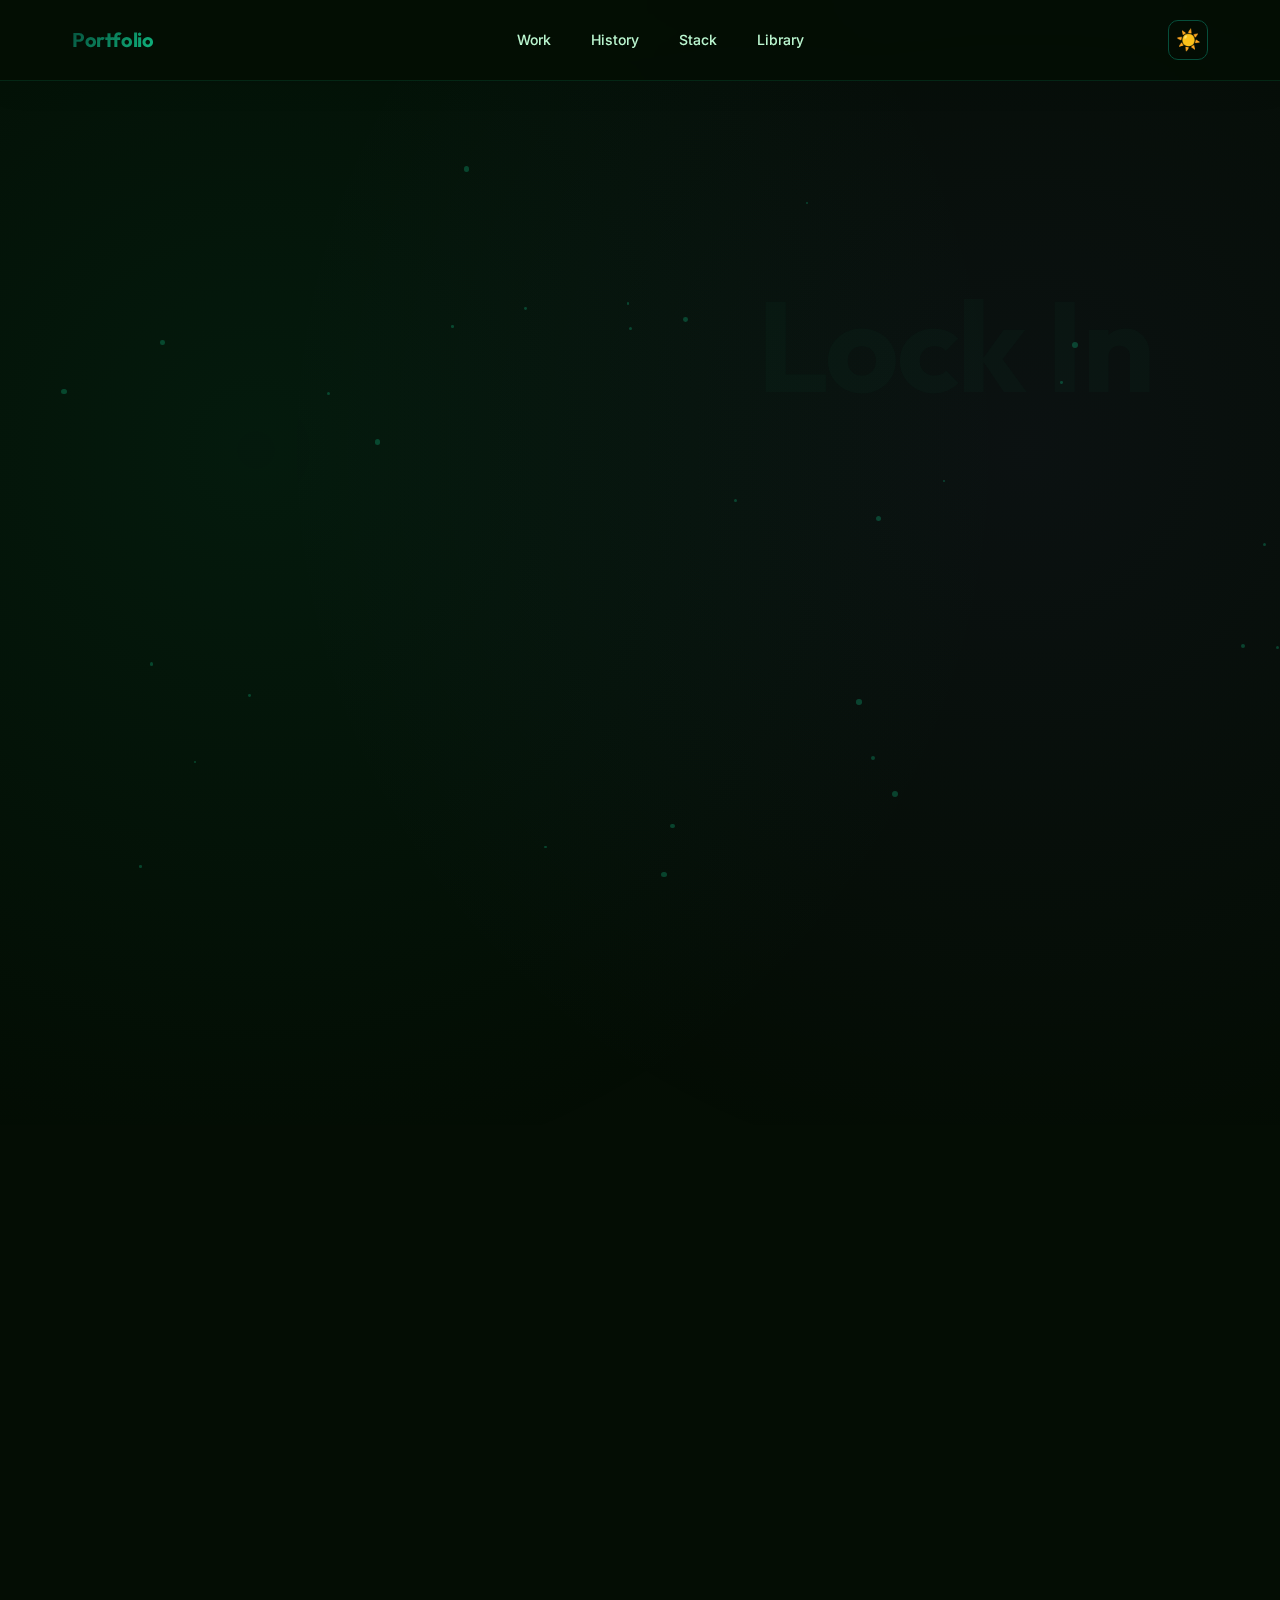
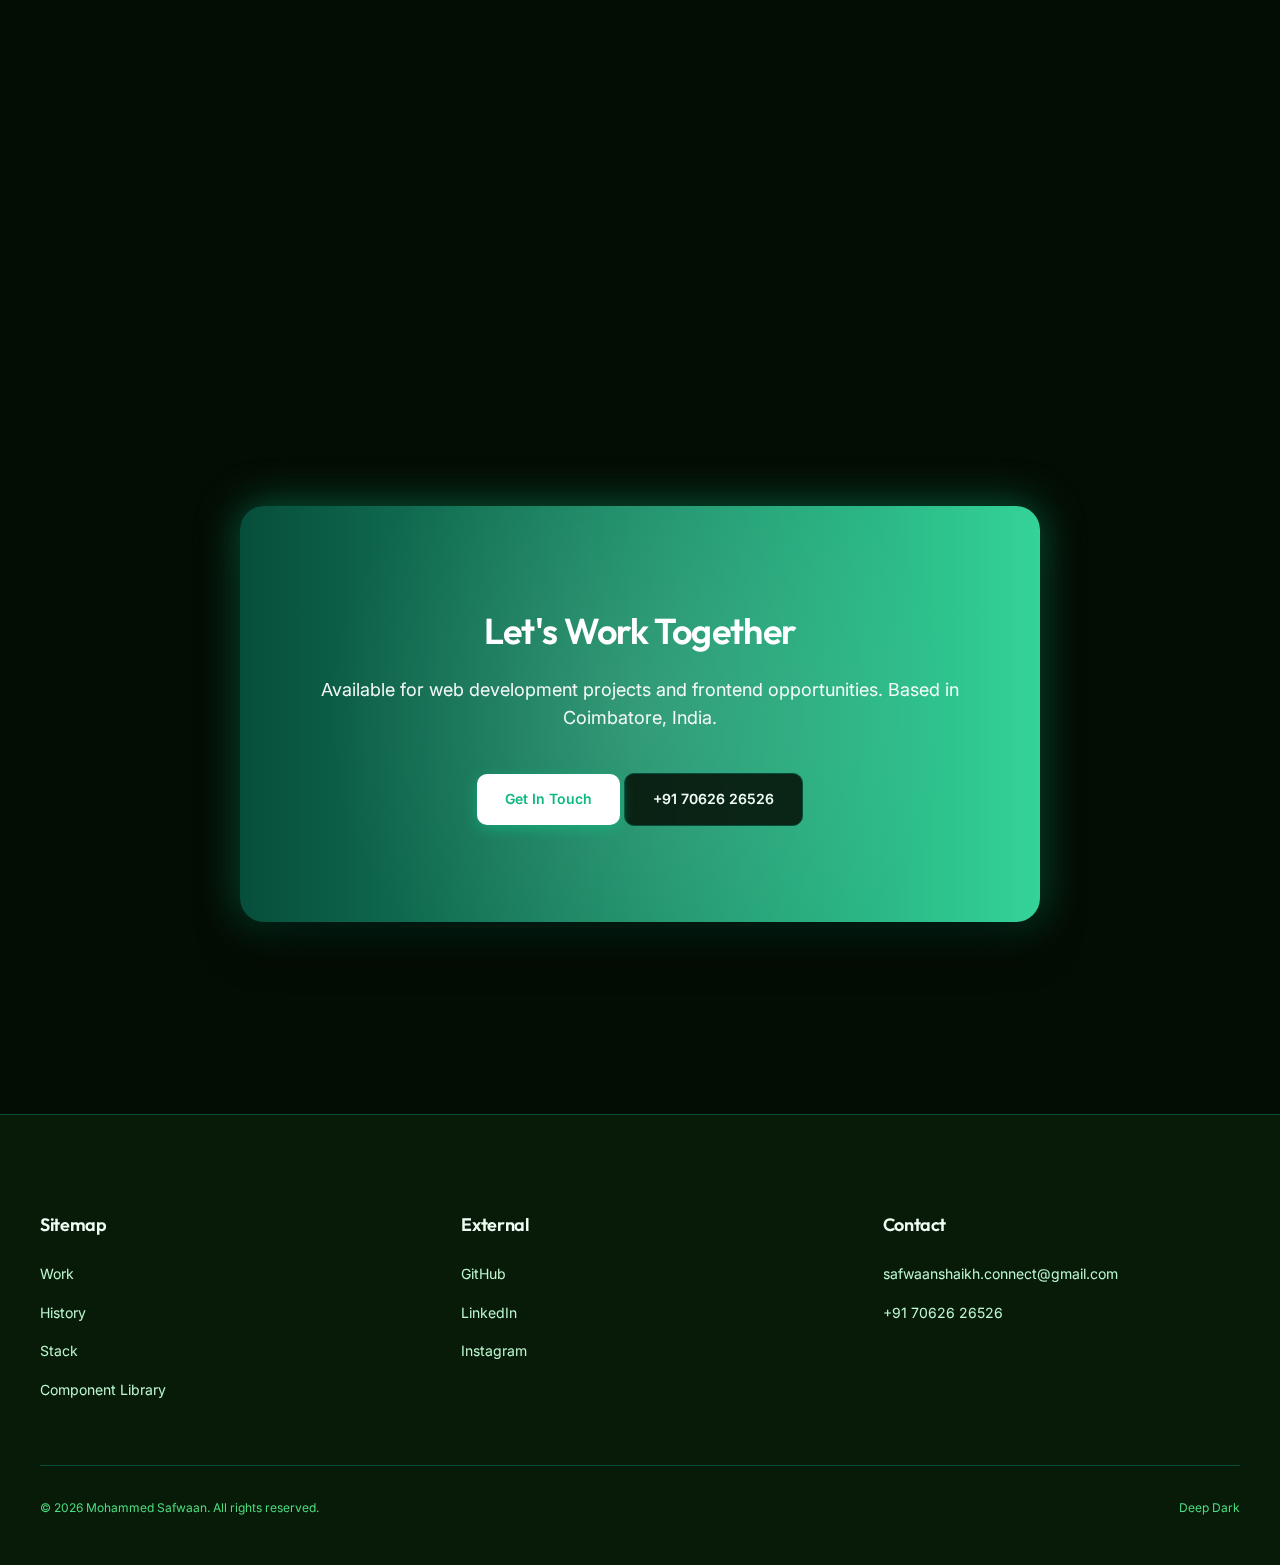
<file: index.html>
<!DOCTYPE html>
<html lang="en" data-theme="dark">

<head>
    <meta charset="UTF-8">
    <meta name="viewport" content="width=device-width, initial-scale=1.0">
    <title>Portfolio - Web Developer</title>
    <link rel="preconnect" href="https://fonts.googleapis.com">
    <link rel="preconnect" href="https://fonts.gstatic.com" crossorigin>
    <link
        href="https://fonts.googleapis.com/css2?family=Inter:wght@400;500;600&family=Outfit:wght@400;600;700&display=swap"
        rel="stylesheet">
    <link rel="stylesheet" href="./styles/main.css">
</head>

<body>
    <!-- Animated Background Decoration -->
    <div class="bg-glow"></div>

    <!-- Navigation -->
    <nav>
        <div class="nav-container">
            <a href="#" class="logo">Portfolio</a>
            <ul class="nav-links">
                <li><a href="#projects">Work</a></li>
                <li><a href="#experience">History</a></li>
                <li><a href="#skills">Stack</a></li>
                <li><a href="Component/component.html">Library</a></li>
            </ul>
            <div class="nav-actions">
                <button class="btn-theme" id="theme-toggle" aria-label="Toggle theme">🌙</button>
            </div>
        </div>
    </nav>

    <!-- Hero Section - Personal Brand -->
    <section class="hero-personal">
        <div class="hero-background-art">
            <div class="background-text">Lock In</div>
        </div>
        <div class="hero-personal-container">
            <div class="profile-section">
                <div class="profile-image-wrapper">
                    <img src="profile-image.jpeg" alt="Shrid Mishra - Design Engineer" class="profile-image">
                </div>
                <div class="profile-info">
                    <h1 class="profile-name">Mohammed Safwaan</h1>
                    <p class="profile-title">Aspiring Web Developer & Frontend Specialist</p>
                    <div class="social-links">
                        <a href="https://www.linkedin.com/in/mohammed-safwaan-141042363" target="_blank" rel="noopener"
                            class="social-icon" aria-label="LinkedIn">
                            <svg width="24" height="24" viewBox="0 0 24 24" fill="currentColor">
                                <path
                                    d="M20.447 20.452h-3.554v-5.569c0-1.328-.027-3.037-1.852-3.037-1.853 0-2.136 1.445-2.136 2.939v5.667H9.351V9h3.414v1.561h.046c.477-.9 1.637-1.85 3.37-1.85 3.601 0 4.267 2.37 4.267 5.455v6.286zM5.337 7.433c-1.144 0-2.063-.926-2.063-2.065 0-1.138.92-2.063 2.063-2.063 1.14 0 2.064.925 2.064 2.063 0 1.139-.925 2.065-2.064 2.065zm1.782 13.019H3.555V9h3.564v11.452zM22.225 0H1.771C.792 0 0 .774 0 1.729v20.542C0 23.227.792 24 1.771 24h20.451C23.2 24 24 23.227 24 22.271V1.729C24 .774 23.2 0 22.222 0h.003z" />
                            </svg>
                        </a>
                        <a href="https://www.instagram.com/ig.safii/" target="_blank" rel="noopener" class="social-icon"
                            aria-label="Instagram">
                            <svg width="24" height="24" viewBox="0 0 24 24" fill="currentColor">
                                <path
                                    d="M12 2.163c3.204 0 3.584.012 4.85.07 3.252.148 4.771 1.691 4.919 4.919.058 1.265.069 1.645.069 4.849 0 3.205-.012 3.584-.069 4.849-.149 3.225-1.664 4.771-4.919 4.919-1.266.058-1.644.07-4.85.07-3.204 0-3.584-.012-4.849-.07-3.26-.149-4.771-1.699-4.919-4.92-.058-1.265-.07-1.644-.07-4.849 0-3.204.013-3.583.07-4.849.149-3.227 1.664-4.771 4.919-4.919 1.266-.057 1.645-.069 4.849-.069zm0-2.163c-3.259 0-3.667.014-4.947.072-4.358.2-6.78 2.618-6.98 6.98-.059 1.281-.073 1.689-.073 4.948 0 3.259.014 3.668.072 4.948.2 4.358 2.618 6.78 6.98 6.98 1.281.058 1.689.072 4.948.072 3.259 0 3.668-.014 4.948-.072 4.354-.2 6.782-2.618 6.979-6.98.059-1.28.073-1.689.073-4.948 0-3.259-.014-3.667-.072-4.947-.196-4.354-2.617-6.78-6.979-6.98-1.281-.059-1.69-.073-4.949-.073zm0 5.838c-3.403 0-6.162 2.759-6.162 6.162s2.759 6.163 6.162 6.163 6.162-2.759 6.162-6.163c0-3.403-2.759-6.162-6.162-6.162zm0 10.162c-2.209 0-4-1.79-4-4 0-2.209 1.791-4 4-4s4 1.791 4 4c0 2.21-1.791 4-4 4zm6.406-11.845c-.796 0-1.441.645-1.441 1.44s.645 1.44 1.441 1.44c.795 0 1.439-.645 1.439-1.44s-.644-1.44-1.439-1.44z" />
                            </svg>
                        </a>
                        <a href="https://github.com/safwaanshaikhconnect-wq" target="_blank" rel="noopener"
                            class="social-icon" aria-label="GitHub">
                            <svg width="24" height="24" viewBox="0 0 24 24" fill="currentColor">
                                <path
                                    d="M12 0c-6.626 0-12 5.373-12 12 0 5.302 3.438 9.8 8.207 11.387.599.111.793-.261.793-.577v-2.234c-3.338.726-4.033-1.416-4.033-1.416-.546-1.387-1.333-1.756-1.333-1.756-1.089-.745.083-.729.083-.729 1.205.084 1.839 1.237 1.839 1.237 1.07 1.834 2.807 1.304 3.492.997.107-.775.418-1.305.762-1.604-2.665-.305-5.467-1.334-5.467-5.931 0-1.311.469-2.381 1.236-3.221-.124-.303-.535-1.524.117-3.176 0 0 1.008-.322 3.301 1.23.957-.266 1.983-.399 3.003-.404 1.02.005 2.047.138 3.006.404 2.291-1.552 3.297-1.23 3.297-1.23.653 1.653.242 2.874.118 3.176.77.84 1.235 1.911 1.235 3.221 0 4.609-2.807 5.624-5.479 5.921.43.372.823 1.102.823 2.222v3.293c0 .319.192.694.801.576 4.765-1.589 8.199-6.086 8.199-11.386 0-6.627-5.373-12-12-12z" />
                            </svg>
                        </a>
                        <a href="#" class="btn-resume">
                            <svg width="20" height="20" viewBox="0 0 24 24" fill="none" stroke="currentColor"
                                stroke-width="2">
                                <path
                                    d="M21.44 11.05l-9.19 9.19a6 6 0 01-8.49-8.49l9.19-9.19a4 4 0 015.66 5.66l-9.2 9.19a2 2 0 01-2.83-2.83l8.49-8.48" />
                            </svg>
                            Resume
                        </a>
                    </div>
                </div>
            </div>
            <div class="hero-description">
                <p>Dedicated web development specialist with strong foundation in <strong>designing</strong>,
                    <strong>coding</strong>, and <strong>debugging</strong> responsive web applications. Highly skilled
                    in HTML, CSS, JavaScript, and modern frameworks. I thrive on creating intuitive, user-centric
                    solutions that meet evolving business needs. Known for adaptability, a detail-oriented approach, and
                    a results-driven mindset.
                </p>
            </div>
        </div>
    </section>

    <!-- Projects Section -->
    <section id="projects" class="section">
        <h2 class="section-title" data-animate>Portfolio & Projects</h2>
        <div class="projects-grid-2">
            <div class="project-card" data-animate style="animation-delay: 0.1s;">
                <div class="project-image">
                    <img src="barroco-cover.png" alt="Barroco Restaurant Website">
                </div>
                <div class="project-content">
                    <h3 class="project-title">Barroco Restaurant Website</h3>
                    <p class="project-description">Developed responsive web applications using HTML, CSS, and JavaScript
                        to enhance user experience. Assisted in debugging and troubleshooting issues to improve website
                        performance and functionality.</p>
                    <div class="project-tags">
                        <span class="tag">HTML</span>
                        <span class="tag">CSS</span>
                        <span class="tag">JavaScript</span>
                    </div>
                    <a href="https://safwaanshaikhconnect-wq.github.io/barrocco-website/" target="_blank"
                        rel="noopener noreferrer" class="project-link">View Project</a>
                </div>
            </div>

            <div class="project-card" data-animate style="animation-delay: 0.2s;">
                <div class="project-image">
                    <img src="rotaract-cover.png" alt="Rotaract Club Website">
                </div>
                <div class="project-content">
                    <h3 class="project-title">Rotaract Club Website</h3>
                    <p class="project-description">Developed responsive web applications using HTML, CSS, and JavaScript
                        to enhance user experience. Collaborated with designers to implement website layouts and ensure
                        alignment with project specifications.</p>
                    <div class="project-tags">
                        <span class="tag">HTML</span>
                        <span class="tag">CSS</span>
                        <span class="tag">JavaScript</span>
                        <span class="tag">Responsive Design</span>
                    </div>
                    <a href="https://safwaanshaikhconnect-wq.github.io/rotaract-club-website/" target="_blank"
                        rel="noopener noreferrer" class="project-link">View Project</a>
                </div>
            </div>
        </div>
    </section>

    <!-- Experience Section -->
    <section id="experience" class="section">
        <h2 class="section-title" data-animate>Professional Experience</h2>
        <div class="experience-grid">
            <div class="experience-card" data-animate style="animation-delay: 0.1s;">
                <h3 class="experience-title">Web Developer</h3>
                <p class="experience-subtitle">Self Employed Services — Coimbatore, India (Remote)</p>
                <p class="experience-period">December 2025 – Present</p>
                <p class="experience-description">Developing responsive web applications using HTML, CSS, and
                    JavaScript. Debugging and troubleshooting to improve website performance. Collaborating with
                    designers to implement layouts aligned with project specifications. Conducting user testing sessions
                    for continuous interface improvement.</p>
            </div>

            <div class="experience-card" data-animate style="animation-delay: 0.2s;">
                <h3 class="experience-title">Education</h3>
                <p class="experience-subtitle">Bachelor of Science in Artificial Intelligence and Data Science</p>
                <p class="experience-period">Expected April 2027 • CGPA: 8.43</p>
                <p class="experience-description">Karpagam Academy of Higher Education — Tiruppur, Tamil Nadu. Strong
                    foundation in AI, data science, and web technologies with focus on practical application
                    development.</p>
            </div>

            <div class="experience-card" data-animate style="animation-delay: 0.3s;">
                <h3 class="experience-title">Leadership Roles</h3>
                <p class="experience-subtitle">Secretary, Rotaract Club of KAHE & CodeHub Club</p>
                <p class="experience-period">2025 – 2026</p>
                <p class="experience-description">Leading technical initiatives and community engagement activities.
                    Organizing coding workshops and collaborative projects to foster learning and innovation among
                    peers.</p>
            </div>
        </div>
    </section>

    <!-- Skills Section -->
    <section id="skills" class="section">
        <h2 class="section-title" data-animate>Technical Skills</h2>
        <div class="skills-container">
            <div class="skill-group" data-animate style="animation-delay: 0.1s;">
                <h3 class="skill-group-title">Frontend Development</h3>
                <ul class="skill-list">
                    <li class="skill-item"><span class="skill-dot"></span>HTML</li>
                    <li class="skill-item"><span class="skill-dot"></span>CSS</li>
                    <li class="skill-item"><span class="skill-dot"></span>JavaScript</li>
                    <li class="skill-item"><span class="skill-dot"></span>Responsive Design</li>
                </ul>
            </div>

            <div class="skill-group" data-animate style="animation-delay: 0.2s;">
                <h3 class="skill-group-title">Design & UX</h3>
                <ul class="skill-list">
                    <li class="skill-item"><span class="skill-dot"></span>UI/UX Prototyping</li>
                    <li class="skill-item"><span class="skill-dot"></span>Mobile-First Design</li>
                    <li class="skill-item"><span class="skill-dot"></span>Web Optimization</li>
                </ul>
            </div>

            <div class="skill-group" data-animate style="animation-delay: 0.3s;">
                <h3 class="skill-group-title">Certifications</h3>
                <ul class="skill-list">
                    <li class="skill-item"><span class="skill-dot"></span>Frontend Development Training — MSME Course
                    </li>
                    <li class="skill-item"><span class="skill-dot"></span>Big Data Computing — NPTEL (3 Months)</li>
                </ul>
            </div>

            <div class="skill-group" data-animate style="animation-delay: 0.4s;">
                <h3 class="skill-group-title">Languages</h3>
                <ul class="skill-list">
                    <li class="skill-item"><span class="skill-dot"></span>English — Bilingual/Proficient (C2)</li>
                    <li class="skill-item"><span class="skill-dot"></span>Hindi — Advanced (C1)</li>
                    <li class="skill-item"><span class="skill-dot"></span>Tamil — Intermediate (B1)</li>
                </ul>
            </div>
        </div>
    </section>

    <!-- CTA Section -->
    <section id="contact" class="section">
        <div class="cta-section">
            <h2 class="cta-title">Let's Work Together</h2>
            <p class="cta-description">Available for web development projects and frontend opportunities. Based in
                Coimbatore, India.</p>
            <div class="hero-cta" style="justify-content: center;">
                <a href="mailto:safwaanshaikh.connect@gmail.com" class="btn btn-primary">Get In Touch</a>
                <a href="tel:+917062626526" class="btn btn-secondary">+91 70626 26526</a>
            </div>
        </div>
    </section>

    <!-- Footer -->
    <footer>
        <div class="footer-content">
            <div class="footer-section">
                <h3>Sitemap</h3>
                <div class="footer-links">
                    <a href="#projects">Work</a>
                    <a href="#experience">History</a>
                    <a href="#skills">Stack</a>
                    <a href="Component/component.html">Component Library</a>
                </div>
            </div>
            <div class="footer-section">
                <h3>External</h3>
                <div class="footer-links">
                    <a href="https://github.com/safwaanshaikhconnect-wq" target="_blank" rel="noopener">GitHub</a>
                    <a href="https://www.linkedin.com/in/mohammed-safwaan-141042363" target="_blank"
                        rel="noopener">LinkedIn</a>
                    <a href="https://www.instagram.com/ig.safii/" target="_blank" rel="noopener">Instagram</a>
                </div>
            </div>
            <div class="footer-section">
                <h3>Contact</h3>
                <div class="footer-links">
                    <a href="mailto:safwaanshaikh.connect@gmail.com">safwaanshaikh.connect@gmail.com</a>
                    <a href="tel:+917062626526">+91 70626 26526</a>
                </div>
            </div>
        </div>
        <div class="footer-divider">
            <span>&copy; 2026 Mohammed Safwaan. All rights reserved.</span>
            <span id="theme-label">Deep Dark</span>
        </div>
    </footer>

    <script>
        // Theme Management
        const themeToggle = document.getElementById('theme-toggle');
        const themeLabel = document.getElementById('theme-label');
        const html = document.documentElement;

        const savedTheme = localStorage.getItem('theme') || 'dark';
        updateTheme(savedTheme);

        themeToggle.addEventListener('click', () => {
            const currentTheme = html.getAttribute('data-theme');
            const newTheme = currentTheme === 'light' ? 'dark' : 'light';
            updateTheme(newTheme);
        });

        function updateTheme(theme) {
            html.setAttribute('data-theme', theme);
            localStorage.setItem('theme', theme);
            themeToggle.textContent = theme === 'light' ? '🌙' : '☀️';
            themeLabel.textContent = theme === 'light' ? 'Standard Light' : 'Deep Dark';
        }

        // Smooth Scroll
        document.querySelectorAll('a[href^="#"]').forEach(anchor => {
            anchor.addEventListener('click', function (e) {
                const href = this.getAttribute('href');
                if (href !== '#' && document.querySelector(href)) {
                    e.preventDefault();
                    document.querySelector(href).scrollIntoView({
                        behavior: 'smooth'
                    });
                }
            });
        });

        // Scroll Animation Observer
        const observerOptions = {
            threshold: 0.1,
            rootMargin: '0px 0px -50px 0px'
        };

        const observer = new IntersectionObserver((entries) => {
            entries.forEach(entry => {
                if (entry.isIntersecting) {
                    entry.target.classList.add('animate-in');
                }
            });
        }, observerOptions);

        // Observe all elements with data-animate attribute
        document.querySelectorAll('[data-animate]').forEach(el => {
            observer.observe(el);
        });

        // Parallax Effect for Hero
        window.addEventListener('scroll', () => {
            const scrolled = window.pageYOffset;
            const hero = document.querySelector('.hero-content');
            if (hero && scrolled < window.innerHeight) {
                hero.style.transform = `translateY(${scrolled * 0.3}px)`;
                hero.style.opacity = 1 - (scrolled / 500);
            }
        });

        // Create Particle Effect
        function createParticles() {
            const particlesContainer = document.createElement('div');
            particlesContainer.className = 'particles';
            document.body.appendChild(particlesContainer);

            for (let i = 0; i < 30; i++) {
                const particle = document.createElement('div');
                particle.className = 'particle';

                const size = Math.random() * 4 + 2;
                const startX = Math.random() * 100;
                const startY = Math.random() * 100;
                const tx = (Math.random() - 0.5) * 200;
                const ty = (Math.random() - 0.5) * 200;
                const delay = Math.random() * 15;

                particle.style.width = `${size}px`;
                particle.style.height = `${size}px`;
                particle.style.left = `${startX}%`;
                particle.style.top = `${startY}%`;
                particle.style.setProperty('--tx', `${tx}px`);
                particle.style.setProperty('--ty', `${ty}px`);
                particle.style.animationDelay = `${delay}s`;

                particlesContainer.appendChild(particle);
            }
        }

        createParticles();

        // Add Glowing Hover Effect to Cards
        document.querySelectorAll('.project-card, .experience-card').forEach(card => {
            card.addEventListener('mouseenter', () => {
                card.classList.add('glowing');
            });

            card.addEventListener('mouseleave', () => {
                card.classList.remove('glowing');
            });
        });
    </script>
</body>

</html>
</file>
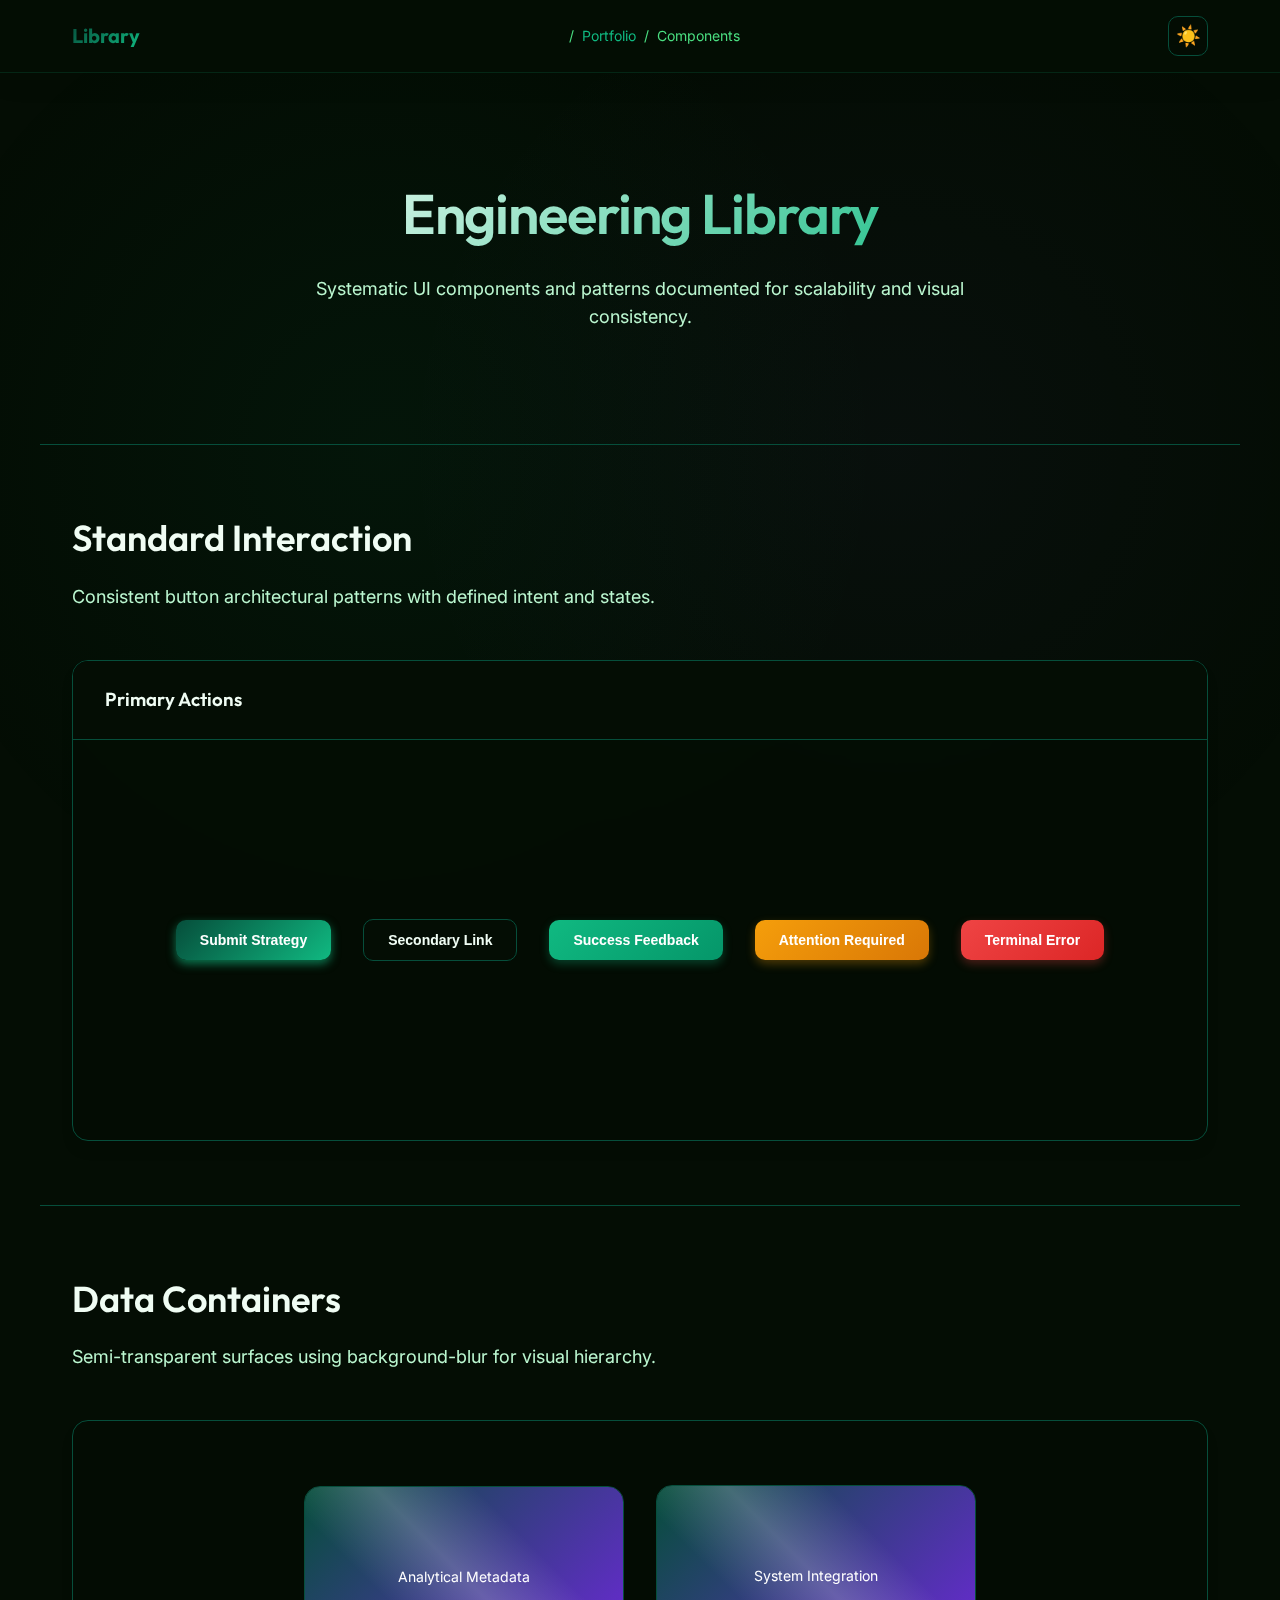
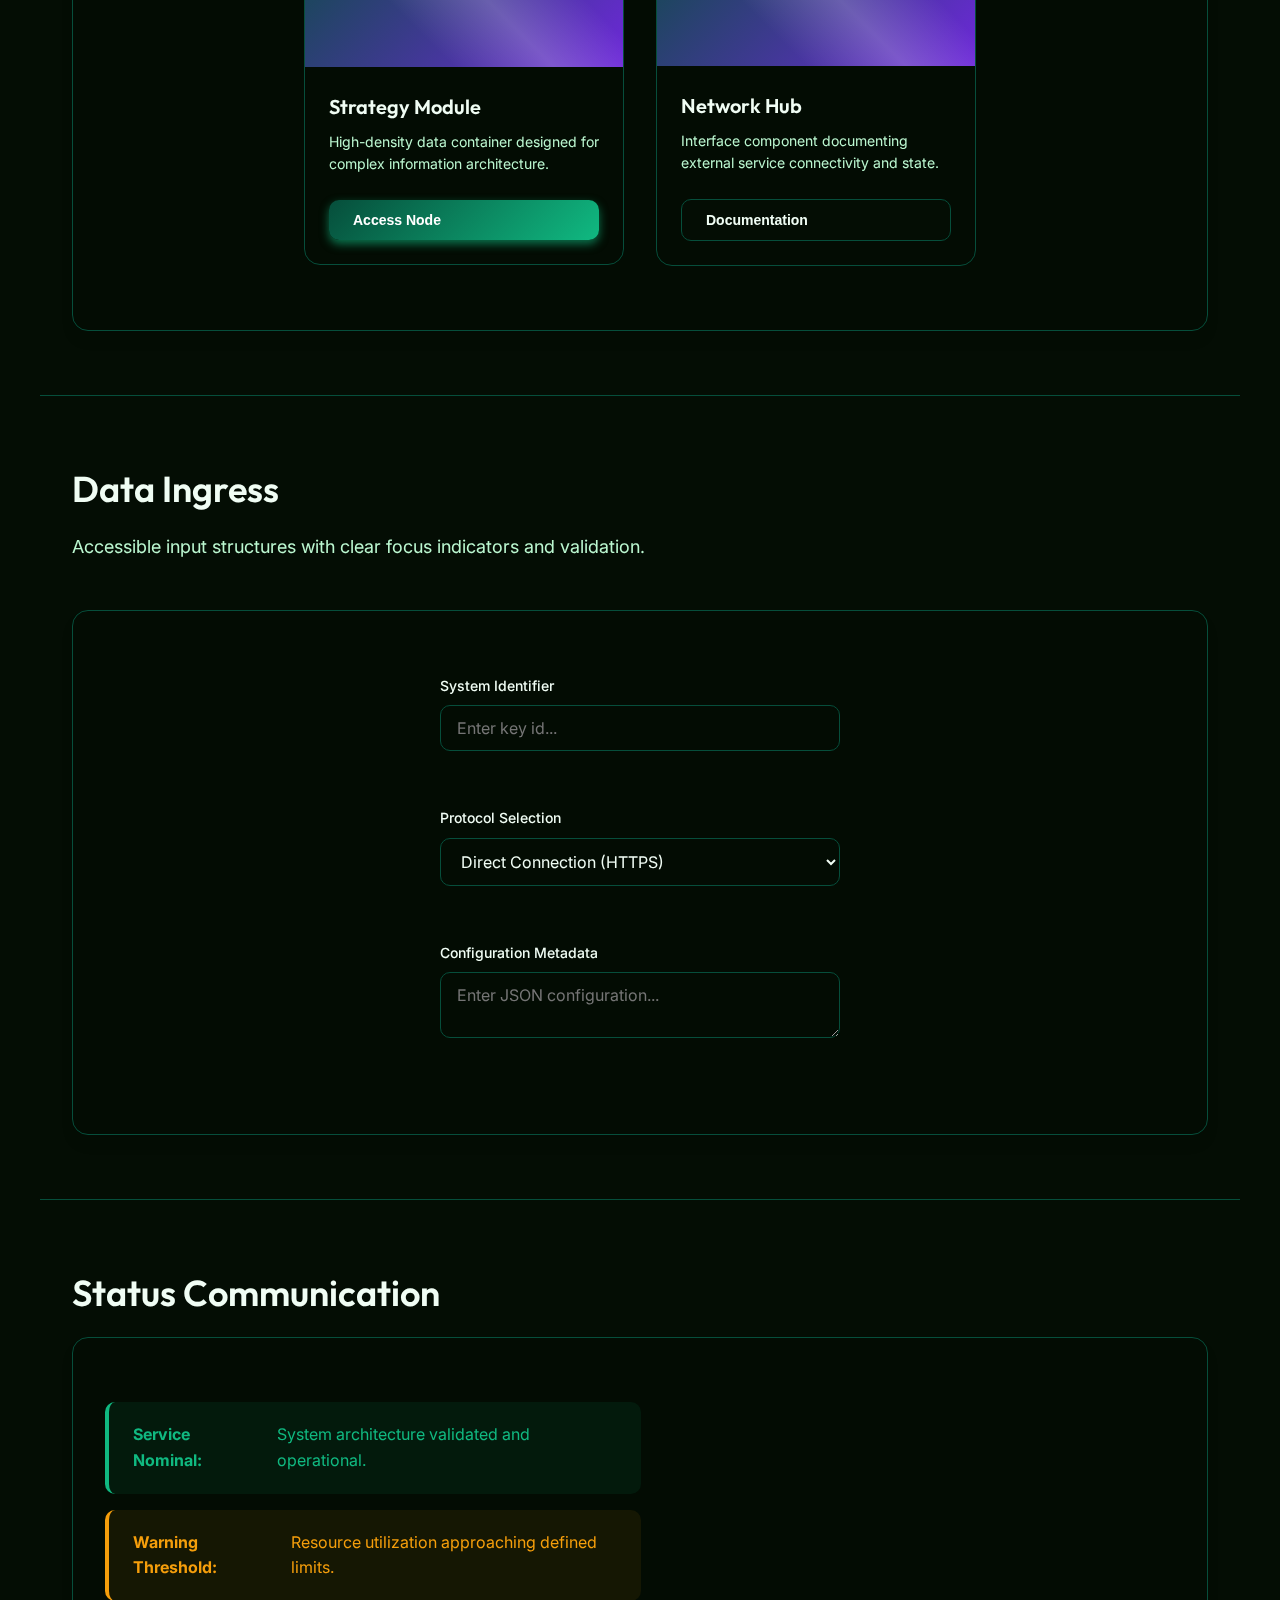
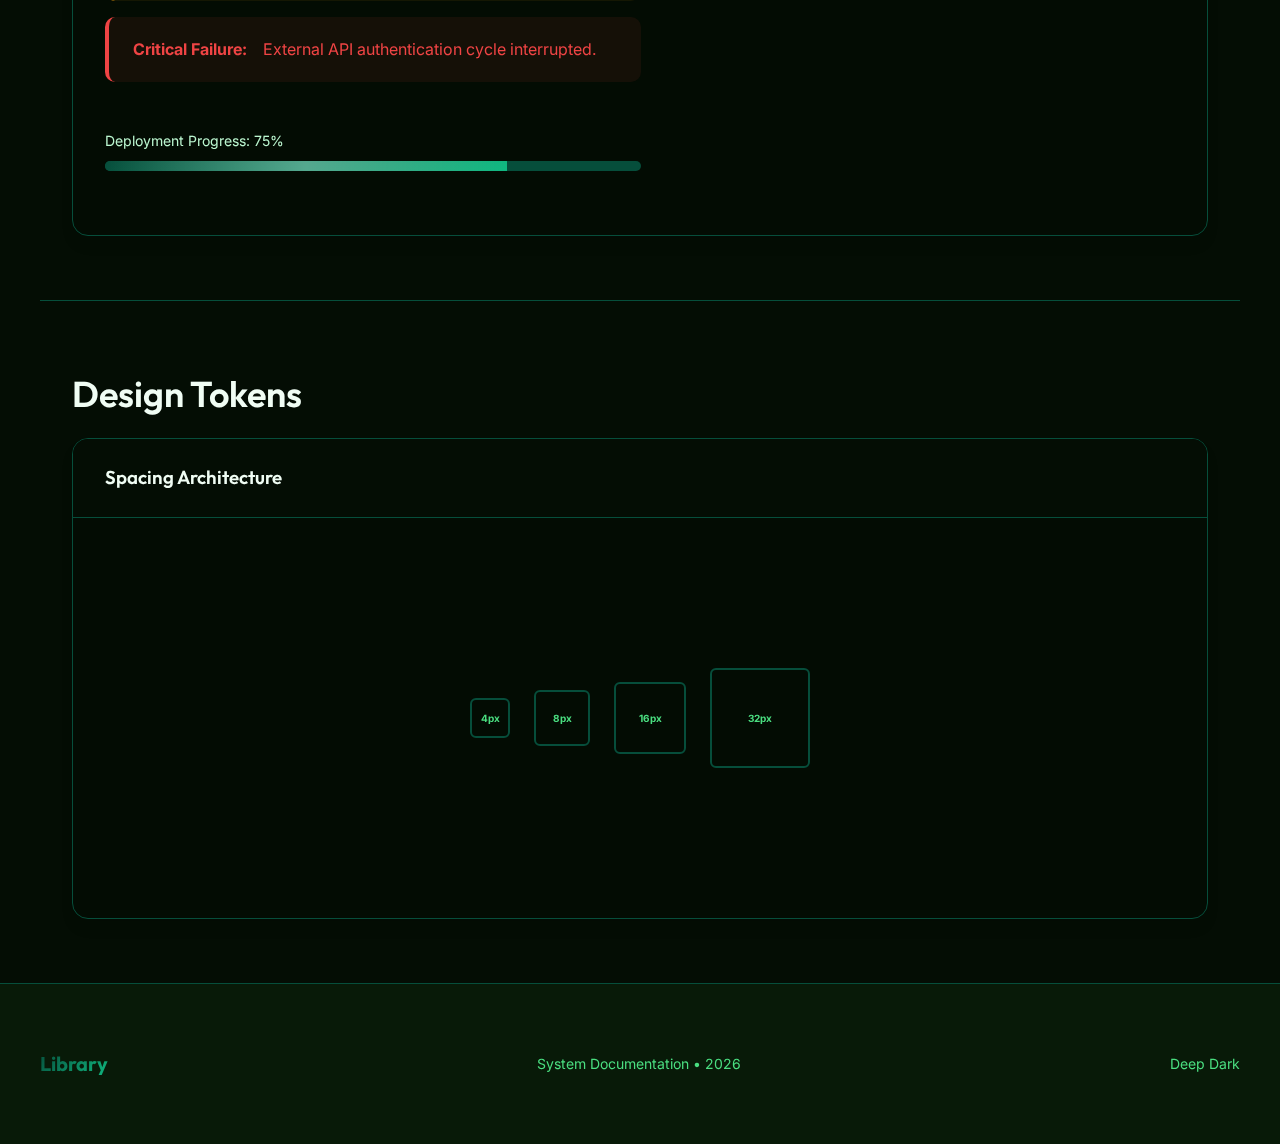
<file: Component/component.html>
<!DOCTYPE html>
<html lang="en" data-theme="light">

<head>
    <meta charset="UTF-8">
    <meta name="viewport" content="width=device-width, initial-scale=1.0">
    <title>Design System - Engineering Library</title>
    <link rel="preconnect" href="https://fonts.googleapis.com">
    <link rel="preconnect" href="https://fonts.gstatic.com" crossorigin>
    <link
        href="https://fonts.googleapis.com/css2?family=Inter:wght@400;500;600&family=Outfit:wght@400;600;700&display=swap"
        rel="stylesheet">
    <link rel="stylesheet" href="../styles/component.css">
</head>

<body>
    <!-- Navigation -->
    <nav>
        <div class="nav-container">
            <a href="../main.html" class="logo">Library</a>
            <div class="nav-breadcrumb">
                <span>/</span>
                <a href="../main.html">Portfolio</a>
                <span>/</span>
                <span>Components</span>
            </div>
            <div class="nav-actions">
                <button class="btn-theme" id="theme-toggle" aria-label="Toggle theme">🌙</button>
            </div>
        </div>
    </nav>

    <!-- Hero Section -->
    <header class="hero">
        <h1>Engineering Library</h1>
        <p class="section-subtitle">Systematic UI components and patterns documented for scalability and visual
            consistency.</p>
    </header>

    <!-- Buttons Component -->
    <section class="section">
        <h2 class="section-title">Standard Interaction</h2>
        <p class="section-subtitle">Consistent button architectural patterns with defined intent and states.</p>
        <div class="component-showcase">
            <div class="showcase-header">
                <h3>Primary Actions</h3>
            </div>
            <div class="showcase-content">
                <button class="btn btn-primary">Submit Strategy</button>
                <button class="btn btn-secondary">Secondary Link</button>
                <button class="btn btn-success">Success Feedback</button>
                <button class="btn btn-warning">Attention Required</button>
                <button class="btn btn-error">Terminal Error</button>
            </div>
        </div>
    </section>

    <!-- Cards Component -->
    <section class="section">
        <h2 class="section-title">Data Containers</h2>
        <p class="section-subtitle">Semi-transparent surfaces using background-blur for visual hierarchy.</p>
        <div class="component-showcase">
            <div class="showcase-content">
                <div class="card">
                    <div class="card-image">Analytical Metadata</div>
                    <div class="card-content">
                        <h3 class="card-title">Strategy Module</h3>
                        <p class="card-description">High-density data container designed for complex information
                            architecture.</p>
                        <div class="card-footer">
                            <button class="btn btn-primary" style="flex: 1;">Access Node</button>
                        </div>
                    </div>
                </div>
                <div class="card">
                    <div class="card-image">System Integration</div>
                    <div class="card-content">
                        <h3 class="card-title">Network Hub</h3>
                        <p class="card-description">Interface component documenting external service connectivity and
                            state.</p>
                        <div class="card-footer">
                            <button class="btn btn-secondary" style="flex: 1;">Documentation</button>
                        </div>
                    </div>
                </div>
            </div>
        </div>
    </section>

    <!-- Form Components -->
    <section class="section">
        <h2 class="section-title">Data Ingress</h2>
        <p class="section-subtitle">Accessible input structures with clear focus indicators and validation.</p>
        <div class="component-showcase">
            <div class="showcase-content" style="flex-direction: column;">
                <div class="form-group">
                    <label class="form-label">System Identifier</label>
                    <input type="text" class="form-input" placeholder="Enter key id...">
                </div>
                <div class="form-group">
                    <label class="form-label">Protocol Selection</label>
                    <select class="form-select">
                        <option>Direct Connection (HTTPS)</option>
                        <option>Websocket (WSS)</option>
                        <option>Legacy RPC</option>
                    </select>
                </div>
                <div class="form-group">
                    <label class="form-label">Configuration Metadata</label>
                    <textarea class="form-textarea" placeholder="Enter JSON configuration..."></textarea>
                </div>
            </div>
        </div>
    </section>

    <!-- Feedback Systems -->
    <section class="section">
        <h2 class="section-title">Status Communication</h2>
        <div class="component-showcase">
            <div class="showcase-content" style="flex-direction: column; width: 100%; max-width: 600px; gap: 1rem;">
                <div class="alert alert-success">
                    <strong>Service Nominal:</strong> System architecture validated and operational.
                </div>
                <div class="alert alert-warning">
                    <strong>Warning Threshold:</strong> Resource utilization approaching defined limits.
                </div>
                <div class="alert alert-error">
                    <strong>Critical Failure:</strong> External API authentication cycle interrupted.
                </div>

                <div style="width: 100%; margin-top: 2rem;">
                    <p style="font-size: 0.875rem; color: var(--text-secondary); margin-bottom: 0.5rem;">Deployment
                        Progress: 75%</p>
                    <div class="progress-bar">
                        <div class="progress-fill" style="width: 75%;"></div>
                    </div>
                </div>
            </div>
        </div>
    </section>

    <!-- Design Tokens -->
    <section class="section">
        <h2 class="section-title">Design Tokens</h2>
        <div class="component-showcase">
            <div class="showcase-header">
                <h3>Spacing Architecture</h3>
            </div>
            <div class="showcase-content" style="gap: 1.5rem;">
                <div class="spacing-box" style="width: 40px; height: 40px;">4px</div>
                <div class="spacing-box" style="width: 56px; height: 56px;">8px</div>
                <div class="spacing-box" style="width: 72px; height: 72px;">16px</div>
                <div class="spacing-box" style="width: 100px; height: 100px;">32px</div>
            </div>
        </div>
    </section>

    <!-- Footer -->
    <footer>
        <div class="footer-content">
            <a href="../main.html" class="logo">Library</a>
            <p style="color: var(--text-tertiary); font-size: 0.875rem;">System Documentation &bull; 2026</p>
            <span id="theme-label" style="font-size: 0.875rem; color: var(--text-tertiary);">Light Module</span>
        </div>
    </footer>

    <script>
        const themeToggle = document.getElementById('theme-toggle');
        const themeLabel = document.getElementById('theme-label');
        const html = document.documentElement;

        const savedTheme = localStorage.getItem('theme') || 'light';
        updateTheme(savedTheme);

        themeToggle.addEventListener('click', () => {
            const currentTheme = html.getAttribute('data-theme');
            const newTheme = currentTheme === 'light' ? 'dark' : 'light';
            updateTheme(newTheme);
        });

        function updateTheme(theme) {
            html.setAttribute('data-theme', theme);
            localStorage.setItem('theme', theme);
            themeToggle.textContent = theme === 'light' ? '🌙' : '☀️';
            themeLabel.textContent = theme === 'light' ? 'Standard Light' : 'Deep Dark';
        }
    </script>
</body>

</html>
</file>
<file: styles/main.css>
:root {
    /* Enhanced Color Palette with Vibrant Accents */
    --bg-primary: #ffffff;
    --bg-secondary: #f8fafc;
    --bg-surface: rgba(255, 255, 255, 0.7);

    --text-primary: #0f172a;
    --text-secondary: #475569;
    --text-tertiary: #94a3b8;

    --accent: #10b981;
    --accent-light: #34d399;
    --accent-dark: #059669;
    --accent-gradient: linear-gradient(135deg, #10b981 0%, #059669 100%);
    --accent-glow: rgba(16, 185, 129, 0.4);
    --accent-animated: linear-gradient(270deg, #10b981, #34d399, #059669, #10b981);

    --secondary-accent: #8b5cf6;
    --tertiary-accent: #f59e0b;

    --border-subtle: #e2e8f0;
    --border-rich: rgba(16, 185, 129, 0.2);

    --glass-bg: rgba(255, 255, 255, 0.8);
    --glass-border: rgba(255, 255, 255, 0.6);

    /* Typography */
    --font-heading: 'Outfit', -apple-system, sans-serif;
    --font-body: 'Inter', -apple-system, sans-serif;

    --type-xs: 0.75rem;
    --type-sm: 0.875rem;
    --type-base: 1rem;
    --type-lg: 1.125rem;
    --type-xl: 1.25rem;
    --type-2xl: 1.5rem;
    --type-3xl: 2.25rem;
    --type-4xl: 3.5rem;

    /* Spacing & Radius */
    --space-unit: 4px;
    --radius-sm: 6px;
    --radius-md: 10px;
    --radius-lg: 16px;
    --radius-xl: 24px;

    /* Enhanced Effects */
    --shadow-subtle: 0 4px 6px -1px rgba(0, 0, 0, 0.1), 0 2px 4px -1px rgba(0, 0, 0, 0.06);
    --shadow-rich: 0 10px 15px -3px rgba(0, 0, 0, 0.1), 0 4px 6px -2px rgba(0, 0, 0, 0.05);
    --shadow-glow: 0 0 30px rgba(16, 185, 129, 0.3);
    --shadow-mega: 0 25px 50px -12px rgba(0, 0, 0, 0.25);
    --transition-smooth: cubic-bezier(0.4, 0, 0.2, 1);
    --transition-bounce: cubic-bezier(0.68, -0.55, 0.265, 1.55);
}

[data-theme="dark"] {
    --bg-primary: #040d04;
    --bg-secondary: #081a08;
    --bg-surface: rgba(8, 26, 8, 0.7);

    --text-primary: #f0fdf4;
    --text-secondary: #bbf7d0;
    --text-tertiary: #4ade80;

    --accent: #10b981;
    --accent-light: #34d399;
    --accent-dark: #047857;
    --accent-gradient: linear-gradient(135deg, #064e3b 0%, #10b981 100%);
    --accent-glow: rgba(16, 185, 129, 0.6);
    --accent-animated: linear-gradient(270deg, #064e3b, #10b981, #34d399, #064e3b);

    --secondary-accent: #a78bfa;
    --tertiary-accent: #fbbf24;

    --border-subtle: #064e3b;
    --border-rich: rgba(16, 185, 129, 0.3);

    --glass-bg: rgba(4, 13, 4, 0.85);
    --glass-border: rgba(16, 185, 129, 0.15);

    --shadow-subtle: 0 4px 6px -1px rgba(0, 0, 0, 0.5);
    --shadow-rich: 0 20px 25px -5px rgba(0, 0, 0, 0.7);
    --shadow-glow: 0 0 40px rgba(16, 185, 129, 0.5);
    --shadow-mega: 0 25px 50px -12px rgba(0, 0, 0, 0.8);
}

* {
    margin: 0;
    padding: 0;
    box-sizing: border-box;
}

body {
    background-color: var(--bg-primary);
    color: var(--text-primary);
    font-family: var(--font-body);
    line-height: 1.6;
    overflow-x: hidden;
    transition: background-color 0.4s var(--transition-smooth);
}

/* Animated Background Effects */
.bg-glow {
    position: fixed;
    top: 50%;
    left: 50%;
    transform: translate(-50%, -50%);
    width: 150vw;
    height: 150vh;
    background: radial-gradient(circle at 30% 50%, rgba(16, 185, 129, 0.08) 0%, rgba(0, 0, 0, 0) 50%),
        radial-gradient(circle at 70% 50%, rgba(139, 92, 246, 0.06) 0%, rgba(0, 0, 0, 0) 50%);
    z-index: -1;
    pointer-events: none;
    animation: bgFloat 20s ease-in-out infinite;
}

@keyframes bgFloat {

    0%,
    100% {
        transform: translate(-50%, -50%) rotate(0deg);
    }

    50% {
        transform: translate(-50%, -50%) rotate(180deg);
    }
}

/* Particle Background */
.particles {
    position: fixed;
    top: 0;
    left: 0;
    width: 100%;
    height: 100%;
    z-index: -1;
    pointer-events: none;
}

.particle {
    position: absolute;
    background: var(--accent);
    border-radius: 50%;
    opacity: 0.3;
    animation: floatParticle 15s infinite;
}

@keyframes floatParticle {

    0%,
    100% {
        transform: translate(0, 0) scale(1);
        opacity: 0.3;
    }

    50% {
        transform: translate(var(--tx), var(--ty)) scale(1.5);
        opacity: 0.6;
    }
}

/* Typography Overrides */
h1,
h2,
h3,
.logo {
    font-family: var(--font-heading);
    font-weight: 600;
    letter-spacing: -0.02em;
}

/* Animated Gradient Text */
.gradient-text {
    background: var(--accent-animated);
    background-size: 300% 300%;
    -webkit-background-clip: text;
    background-clip: text;
    -webkit-text-fill-color: transparent;
    animation: gradientShift 8s ease infinite;
}

@keyframes gradientShift {

    0%,
    100% {
        background-position: 0% 50%;
    }

    50% {
        background-position: 100% 50%;
    }
}

/* Navigation with Enhanced Glass Effect */
nav {
    position: sticky;
    top: 0;
    z-index: 100;
    background: var(--glass-bg);
    backdrop-filter: blur(20px) saturate(180%);
    -webkit-backdrop-filter: blur(20px) saturate(180%);
    border-bottom: 1px solid var(--glass-border);
    box-shadow: 0 4px 30px rgba(0, 0, 0, 0.1);
}

.nav-container {
    max-width: 1200px;
    margin: 0 auto;
    padding: 1.25rem 2rem;
    display: flex;
    justify-content: space-between;
    align-items: center;
}

.logo {
    font-size: var(--type-xl);
    text-decoration: none;
    background: var(--accent-gradient);
    -webkit-background-clip: text;
    background-clip: text;
    -webkit-text-fill-color: transparent;
    font-weight: 700;
    transition: transform 0.3s var(--transition-bounce);
}

.logo:hover {
    transform: scale(1.05);
}

.nav-links {
    display: flex;
    list-style: none;
    gap: 2.5rem;
}

.nav-links a {
    text-decoration: none;
    color: var(--text-secondary);
    font-size: var(--type-sm);
    font-weight: 500;
    transition: all 0.3s var(--transition-smooth);
    position: relative;
}

.nav-links a::after {
    content: '';
    position: absolute;
    bottom: -4px;
    left: 0;
    width: 0;
    height: 2px;
    background: var(--accent-gradient);
    transition: width 0.3s var(--transition-smooth);
}

.nav-links a:hover {
    color: var(--accent);
}

.nav-links a:hover::after {
    width: 100%;
}

/* Personal Hero Section */
.hero-personal {
    min-height: 90vh;
    display: flex;
    align-items: center;
    justify-content: center;
    position: relative;
    overflow: hidden;
    padding: 4rem 2rem;
}

.hero-background-art {
    position: absolute;
    top: 0;
    left: 0;
    right: 0;
    bottom: 0;
    z-index: 0;
    overflow: hidden;
}

.background-text {
    position: absolute;
    top: 20%;
    right: 10%;
    font-size: 8rem;
    font-weight: 700;
    color: rgba(16, 185, 129, 0.03);
    font-family: var(--font-heading);
    letter-spacing: -0.02em;
    user-select: none;
    pointer-events: none;
    animation: floatText 8s ease-in-out infinite;
}

@keyframes floatText {

    0%,
    100% {
        transform: translateY(0) rotate(0deg);
        opacity: 0.03;
    }

    50% {
        transform: translateY(-30px) rotate(2deg);
        opacity: 0.06;
    }
}

.hero-personal-container {
    max-width: 1200px;
    width: 100%;
    position: relative;
    z-index: 1;
    opacity: 0;
    animation: fadeInUp 1s ease forwards 0.3s;
}

@keyframes fadeInUp {
    from {
        opacity: 0;
        transform: translateY(30px);
    }

    to {
        opacity: 1;
        transform: translateY(0);
    }
}

.profile-section {
    display: flex;
    align-items: center;
    gap: 3rem;
    margin-bottom: 3rem;
    flex-wrap: wrap;
}

.profile-image-wrapper {
    position: relative;
    animation: fadeInUp 1s ease forwards 0.5s;
    opacity: 0;
}

.profile-image {
    width: 200px;
    height: 200px;
    border-radius: 50%;
    object-fit: cover;
    border: 4px solid var(--glass-border);
    box-shadow: var(--shadow-mega), var(--shadow-glow);
    transition: all 0.5s var(--transition-smooth);
    position: relative;
    z-index: 2;
}

.profile-image-wrapper::before {
    content: '';
    position: absolute;
    inset: -8px;
    border-radius: 50%;
    background: var(--accent-gradient);
    opacity: 0.3;
    animation: pulse 3s ease-in-out infinite;
    z-index: 1;
}

.profile-image:hover {
    transform: scale(1.05);
    box-shadow: var(--shadow-mega), 0 0 60px var(--accent-glow);
}

.profile-info {
    flex: 1;
    min-width: 300px;
    animation: fadeInUp 1s ease forwards 0.7s;
    opacity: 0;
}

.profile-name {
    font-size: 4rem;
    font-weight: 700;
    line-height: 1.1;
    margin-bottom: 0.5rem;
    background: linear-gradient(135deg, var(--text-primary) 0%, var(--accent) 100%);
    -webkit-background-clip: text;
    background-clip: text;
    -webkit-text-fill-color: transparent;
}

.profile-title {
    font-size: 1.5rem;
    color: var(--text-secondary);
    margin-bottom: 2rem;
    font-weight: 500;
}

.social-links {
    display: flex;
    align-items: center;
    gap: 1.5rem;
    flex-wrap: wrap;
}

.social-icon {
    width: 44px;
    height: 44px;
    display: flex;
    align-items: center;
    justify-content: center;
    color: var(--text-secondary);
    background: var(--glass-bg);
    backdrop-filter: blur(10px);
    border: 1px solid var(--border-subtle);
    border-radius: 50%;
    transition: all 0.3s var(--transition-smooth);
    position: relative;
    overflow: hidden;
}

.social-icon::before {
    content: '';
    position: absolute;
    inset: 0;
    background: var(--accent-gradient);
    opacity: 0;
    transition: opacity 0.3s;
}

.social-icon svg {
    position: relative;
    z-index: 1;
    transition: transform 0.3s var(--transition-bounce);
}

.social-icon:hover {
    transform: translateY(-4px);
    border-color: var(--accent);
    box-shadow: var(--shadow-glow);
    color: white;
}

.social-icon:hover::before {
    opacity: 1;
}

.social-icon:hover svg {
    transform: scale(1.1);
}

.btn-resume {
    padding: 0.75rem 1.75rem;
    background: var(--glass-bg);
    backdrop-filter: blur(10px);
    border: 1px solid var(--border-subtle);
    border-radius: var(--radius-md);
    color: var(--text-primary);
    text-decoration: none;
    font-weight: 600;
    font-size: 0.875rem;
    display: inline-flex;
    align-items: center;
    gap: 0.5rem;
    transition: all 0.3s var(--transition-smooth);
    position: relative;
    overflow: hidden;
}

.btn-resume::before {
    content: '';
    position: absolute;
    inset: 0;
    background: var(--accent-gradient);
    opacity: 0;
    transition: opacity 0.3s;
}

.btn-resume svg {
    position: relative;
    z-index: 1;
    transition: transform 0.3s var(--transition-bounce);
}

.btn-resume:hover {
    transform: translateY(-3px);
    border-color: var(--accent);
    box-shadow: var(--shadow-glow);
    color: white;
}

.btn-resume:hover::before {
    opacity: 1;
}

.btn-resume:hover svg {
    transform: rotate(15deg);
}

.hero-description {
    max-width: 800px;
    padding: 2rem 0;
    border-top: 1px solid var(--border-subtle);
    animation: fadeInUp 1s ease forwards 0.9s;
    opacity: 0;
}

.hero-description p {
    font-size: 1.25rem;
    line-height: 1.7;
    color: var(--text-secondary);
}

.hero-description strong {
    color: var(--text-primary);
    font-weight: 600;
}

/* Enhanced Buttons with Animations */
.btn {
    padding: 0.875rem 1.75rem;
    border-radius: var(--radius-md);
    font-size: var(--type-sm);
    font-weight: 600;
    text-decoration: none;
    transition: all 0.3s var(--transition-smooth);
    display: inline-flex;
    align-items: center;
    justify-content: center;
    cursor: pointer;
    position: relative;
    overflow: hidden;
    border: none;
}

.btn::before {
    content: '';
    position: absolute;
    top: 50%;
    left: 50%;
    width: 0;
    height: 0;
    border-radius: 50%;
    background: rgba(255, 255, 255, 0.3);
    transform: translate(-50%, -50%);
    transition: width 0.6s, height 0.6s;
}

.btn:hover::before {
    width: 300px;
    height: 300px;
}

.btn-primary {
    background: var(--accent-gradient);
    color: white;
    box-shadow: 0 4px 14px 0 var(--accent-glow);
    position: relative;
    z-index: 1;
}

.btn-primary::after {
    content: '';
    position: absolute;
    inset: 0;
    background: linear-gradient(135deg, var(--accent-light) 0%, var(--accent) 100%);
    opacity: 0;
    transition: opacity 0.3s;
    z-index: -1;
}

.btn-primary:hover {
    transform: translateY(-3px);
    box-shadow: 0 10px 25px var(--accent-glow), var(--shadow-glow);
}

.btn-primary:hover::after {
    opacity: 1;
}

.btn-secondary {
    background: var(--glass-bg);
    color: var(--text-primary);
    border: 1px solid var(--border-subtle);
    backdrop-filter: blur(10px);
}

.btn-secondary:hover {
    background: var(--bg-secondary);
    border-color: var(--accent);
    transform: translateY(-3px);
    box-shadow: var(--shadow-rich);
}

/* Sections with Scroll Animations */
.section {
    padding: 8rem 2rem;
    max-width: 1200px;
    margin: 0 auto;
}

.section-title {
    font-size: var(--type-3xl);
    text-align: center;
    margin-bottom: 4rem;
    opacity: 0;
    transform: translateY(30px);
    transition: all 0.8s var(--transition-smooth);
}

.section-title.animate-in {
    opacity: 1;
    transform: translateY(0);
}

/* Grid Layouts */
.projects-grid,
.experience-grid,
.skills-container {
    display: grid;
    gap: 2rem;
}

.projects-grid {
    grid-template-columns: repeat(3, 1fr);
}

/* Projects Grid - 2 Column Layout (Updated v2.0) */
.projects-grid-2 {
    display: grid !important;
    grid-template-columns: repeat(2, 1fr) !important;
    gap: 2rem !important;
    width: 100%;
    max-width: 1100px;
    margin: 0 auto;
    padding: 0;
}

#projects {
    padding-left: 2rem;
    padding-right: 2rem;
}

.projects-grid-2 .project-card {
    width: 100%;
}

/* Enhanced Cards with Glowing Hover Effect */
.project-card,
.experience-card,
.skill-group {
    background: var(--glass-bg);
    backdrop-filter: blur(10px);
    border: 1px solid var(--border-subtle);
    border-radius: var(--radius-lg);
    padding: 1.5rem;
    transition: all 0.5s var(--transition-smooth);
    position: relative;
    overflow: hidden;
    opacity: 0;
    transform: translateY(30px);
}

.project-card.animate-in,
.experience-card.animate-in,
.skill-group.animate-in {
    opacity: 1;
    transform: translateY(0);
}

.project-card::before,
.experience-card::before {
    content: '';
    position: absolute;
    top: 0;
    left: -100%;
    width: 100%;
    height: 100%;
    background: linear-gradient(90deg, transparent, rgba(16, 185, 129, 0.1), transparent);
    transition: left 0.5s;
}

.project-card:hover::before,
.experience-card:hover::before {
    left: 100%;
}

/* Glowing Hover Effect */
.project-card.glowing,
.experience-card.glowing {
    transform: translateY(-12px) scale(1.03);
    border-color: var(--accent);
    box-shadow:
        0 0 30px rgba(16, 185, 129, 0.4),
        0 0 60px rgba(16, 185, 129, 0.3),
        0 0 90px rgba(16, 185, 129, 0.2),
        var(--shadow-mega);
    animation: pulseGlow 2s ease-in-out infinite;
}

@keyframes pulseGlow {

    0%,
    100% {
        box-shadow:
            0 0 30px rgba(16, 185, 129, 0.4),
            0 0 60px rgba(16, 185, 129, 0.3),
            0 0 90px rgba(16, 185, 129, 0.2),
            var(--shadow-mega);
    }

    50% {
        box-shadow:
            0 0 40px rgba(16, 185, 129, 0.5),
            0 0 80px rgba(16, 185, 129, 0.4),
            0 0 120px rgba(16, 185, 129, 0.3),
            var(--shadow-mega);
    }
}

.project-image {
    width: 100%;
    height: 200px;
    background: linear-gradient(135deg, var(--accent) 0%, var(--secondary-accent) 100%);
    border-radius: var(--radius-md);
    margin-bottom: 1.5rem;
    display: flex;
    align-items: center;
    justify-content: center;
    color: white;
    font-size: var(--type-sm);
    font-weight: 500;
    position: relative;
    overflow: hidden;
}

.project-image img {
    width: 100%;
    height: 100%;
    object-fit: cover;
    display: block;
}

.project-image::before {
    content: '';
    position: absolute;
    inset: 0;
    background: linear-gradient(45deg, transparent 30%, rgba(255, 255, 255, 0.1) 50%, transparent 70%);
    animation: shimmer 3s infinite;
}

@keyframes shimmer {
    0% {
        transform: translateX(-100%);
    }

    100% {
        transform: translateX(100%);
    }
}

.project-title,
.experience-title {
    font-size: var(--type-xl);
    margin-bottom: 0.5rem;
}

.project-description,
.experience-description {
    color: var(--text-secondary);
    font-size: var(--type-sm);
    margin-bottom: 1.5rem;
}

.project-tags {
    display: flex;
    flex-wrap: wrap;
    gap: 0.5rem;
    margin-bottom: 1.5rem;
}

.tag {
    background: var(--bg-primary);
    color: var(--accent);
    padding: 0.25rem 0.75rem;
    border-radius: 20px;
    font-size: 11px;
    font-weight: 600;
    border: 1px solid var(--border-rich);
    transition: all 0.3s var(--transition-smooth);
}

.tag:hover {
    transform: translateY(-2px);
    box-shadow: 0 4px 8px var(--accent-glow);
    background: var(--accent);
    color: white;
}

.project-link {
    color: var(--accent);
    text-decoration: none;
    font-weight: 600;
    font-size: var(--type-sm);
    display: inline-flex;
    align-items: center;
    gap: 0.5rem;
    transition: all 0.3s var(--transition-smooth);
}

.project-link:after {
    content: '→';
    transition: transform 0.3s var(--transition-bounce);
}

.project-link:hover {
    gap: 0.75rem;
}

.project-link:hover:after {
    transform: translateX(4px);
}

/* Experience */
.experience-grid {
    grid-template-columns: repeat(1, 1fr);
    max-width: 800px;
    margin: 0 auto;
}

.experience-subtitle {
    color: var(--accent);
    font-weight: 600;
    margin-bottom: 0.25rem;
}

.experience-period {
    color: var(--text-tertiary);
    font-size: var(--type-xs);
    margin-bottom: 1rem;
}

/* Skills with Pulsing Dots */
.skills-container {
    grid-template-columns: repeat(4, 1fr);
}

.skill-group-title {
    font-size: var(--type-lg);
    margin-bottom: 1.5rem;
}

.skill-list {
    list-style: none;
    display: flex;
    flex-direction: column;
    gap: 0.75rem;
}

.skill-item {
    display: flex;
    align-items: center;
    gap: 0.75rem;
    font-size: var(--type-sm);
    color: var(--text-secondary);
    transition: all 0.3s var(--transition-smooth);
}

.skill-item:hover {
    color: var(--accent);
    transform: translateX(5px);
}

.skill-dot {
    width: 8px;
    height: 8px;
    background: var(--accent);
    border-radius: 50%;
    position: relative;
    animation: pulse 2s ease-in-out infinite;
}

@keyframes pulse {

    0%,
    100% {
        transform: scale(1);
        opacity: 1;
    }

    50% {
        transform: scale(1.3);
        opacity: 0.7;
    }
}

.skill-dot::after {
    content: '';
    position: absolute;
    inset: -4px;
    border: 2px solid var(--accent);
    border-radius: 50%;
    opacity: 0;
    animation: ripple 2s ease-in-out infinite;
}

@keyframes ripple {
    0% {
        transform: scale(0.8);
        opacity: 0;
    }

    50% {
        transform: scale(1.5);
        opacity: 0.5;
    }

    100% {
        transform: scale(2);
        opacity: 0;
    }
}

/* Enhanced CTA Section */
.cta-section {
    text-align: center;
    max-width: 800px;
    margin: 4rem auto;
    padding: 6rem 2rem;
    background: var(--accent-animated);
    background-size: 300% 300%;
    animation: gradientShift 8s ease infinite;
    border-radius: var(--radius-xl);
    color: white;
    position: relative;
    overflow: hidden;
    box-shadow: var(--shadow-mega), var(--shadow-glow);
}

.cta-section::before {
    content: '';
    position: absolute;
    inset: 0;
    background: radial-gradient(circle at 50% 50%, rgba(255, 255, 255, 0.1) 0%, transparent 70%);
    animation: ctaGlow 4s ease-in-out infinite;
}

@keyframes ctaGlow {

    0%,
    100% {
        opacity: 0.5;
        transform: scale(1);
    }

    50% {
        opacity: 1;
        transform: scale(1.1);
    }
}

.cta-section .cta-title {
    font-size: var(--type-3xl);
    margin-bottom: 1rem;
    position: relative;
    z-index: 1;
}

.cta-section .cta-description {
    opacity: 0.95;
    font-size: var(--type-lg);
    margin-bottom: 2.5rem;
    position: relative;
    z-index: 1;
}

.cta-section .btn-primary {
    background: white;
    color: var(--accent);
    position: relative;
    z-index: 1;
}

.cta-section .btn-primary:hover {
    transform: translateY(-3px) scale(1.05);
}

/* Footer */
footer {
    padding: 6rem 2rem 3rem;
    border-top: 1px solid var(--border-subtle);
    background: var(--bg-secondary);
    position: relative;
}

.footer-content {
    max-width: 1200px;
    margin: 0 auto;
    display: grid;
    grid-template-columns: repeat(3, 1fr);
    gap: 4rem;
}

.footer-section h3 {
    font-size: var(--type-lg);
    margin-bottom: 1.5rem;
}

.footer-links {
    display: flex;
    flex-direction: column;
    gap: 1rem;
}

.footer-links a {
    color: var(--text-secondary);
    text-decoration: none;
    font-size: var(--type-sm);
    transition: all 0.3s var(--transition-smooth);
    position: relative;
    width: fit-content;
}

.footer-links a::before {
    content: '';
    position: absolute;
    bottom: -2px;
    left: 0;
    width: 0;
    height: 2px;
    background: var(--accent-gradient);
    transition: width 0.3s var(--transition-smooth);
}

.footer-links a:hover {
    color: var(--accent);
    transform: translateX(5px);
}

.footer-links a:hover::before {
    width: 100%;
}

.footer-divider {
    max-width: 1200px;
    margin: 4rem auto 0;
    padding-top: 2rem;
    border-top: 1px solid var(--border-subtle);
    display: flex;
    justify-content: space-between;
    font-size: var(--type-xs);
    color: var(--text-tertiary);
}

/* Theme Toggle Button with Animation */
.btn-theme {
    background: var(--glass-bg);
    border: 1px solid var(--border-subtle);
    width: 40px;
    height: 40px;
    border-radius: var(--radius-md);
    display: flex;
    align-items: center;
    justify-content: center;
    cursor: pointer;
    font-size: 1.25rem;
    transition: all 0.3s var(--transition-bounce);
    position: relative;
    overflow: hidden;
}

.btn-theme:hover {
    border-color: var(--accent);
    transform: translateY(-2px) rotate(15deg);
    box-shadow: var(--shadow-glow);
}

.btn-theme:active {
    transform: scale(0.95);
}

/* Floating Elements */
.floating {
    animation: floating 3s ease-in-out infinite;
}

@keyframes floating {

    0%,
    100% {
        transform: translateY(0px);
    }

    50% {
        transform: translateY(-10px);
    }
}

/* Responsive */
@media (max-width: 1024px) {

    .projects-grid,
    .skills-container {
        grid-template-columns: repeat(2, 1fr);
    }

    .profile-name {
        font-size: 3rem;
    }

    .background-text {
        font-size: 6rem;
    }
}

@media (max-width: 768px) {
    .hero-content h1 {
        font-size: var(--type-3xl);
    }

    .projects-grid,
    .projects-grid-2,
    .skills-container,
    .footer-content {
        grid-template-columns: 1fr !important;
    }

    .nav-links {
        display: none;
    }

    .section {
        padding: 4rem 1rem;
    }

    #projects {
        padding-left: 1rem;
        padding-right: 1rem;
    }

    .hero-cta {
        flex-direction: column;
    }

    .hero-personal {
        min-height: auto;
        padding: 3rem 1rem;
    }

    .profile-section {
        flex-direction: column;
        text-align: center;
        gap: 2rem;
    }

    .profile-image {
        width: 150px;
        height: 150px;
    }

    .profile-name {
        font-size: 2.5rem;
    }

    .profile-title {
        font-size: 1.25rem;
    }

    .social-links {
        justify-content: center;
    }

    .hero-description p {
        font-size: 1rem;
    }

    .background-text {
        font-size: 4rem;
        right: 5%;
    }

    /* Project Cards Mobile Optimization */
    .project-card {
        padding: 1.25rem;
    }

    .project-image {
        height: 180px;
        margin-bottom: 1.25rem;
    }

    .project-title {
        font-size: var(--type-lg);
    }

    .project-description {
        font-size: 0.875rem;
        line-height: 1.6;
    }

    .project-tags {
        gap: 0.4rem;
        margin-bottom: 1.25rem;
    }

    .tag {
        font-size: 10px;
        padding: 0.2rem 0.6rem;
    }

    .section-title {
        font-size: var(--type-2xl);
        margin-bottom: 2.5rem;
    }

    /* Experience Cards Mobile */
    .experience-card {
        padding: 1.25rem;
    }

    .experience-title {
        font-size: var(--type-lg);
    }

    .experience-description {
        font-size: 0.875rem;
        line-height: 1.6;
    }

    /* CTA Section Mobile */
    .cta-section {
        padding: 4rem 1.5rem;
        margin: 2rem auto;
    }

    .cta-section .cta-title {
        font-size: var(--type-2xl);
    }

    .cta-section .cta-description {
        font-size: var(--type-base);
    }
}
</file>
<file: styles/component.css>
:root {
    /* Enhanced Color Palette */
    --bg-primary: #ffffff;
    --bg-secondary: #f8fafc;
    --bg-surface: rgba(255, 255, 255, 0.7);

    --text-primary: #0f172a;
    --text-secondary: #475569;
    --text-tertiary: #94a3b8;

    --accent: #10b981;
    --accent-light: #34d399;
    --accent-gradient: linear-gradient(135deg, #10b981 0%, #059669 100%);
    --accent-glow: rgba(16, 185, 129, 0.4);
    --accent-animated: linear-gradient(270deg, #10b981, #34d399, #059669, #10b981);

    --success: #10b981;
    --warning: #f59e0b;
    --error: #ef4444;

    --border-subtle: #e2e8f0;
    --border-rich: rgba(79, 70, 229, 0.1);

    --glass-bg: rgba(255, 255, 255, 0.8);
    --glass-border: rgba(255, 255, 255, 0.6);

    --font-heading: 'Outfit', -apple-system, sans-serif;
    --font-body: 'Inter', -apple-system, sans-serif;

    --radius-sm: 6px;
    --radius-md: 10px;
    --radius-lg: 16px;
    --radius-xl: 24px;

    --shadow-subtle: 0 4px 6px -1px rgba(0, 0, 0, 0.1);
    --shadow-rich: 0 10px 15px -3px rgba(0, 0, 0, 0.1);
    --shadow-glow: 0 0 30px rgba(16, 185, 129, 0.3);
    --shadow-mega: 0 25px 50px -12px rgba(0, 0, 0, 0.25);

    --transition-smooth: cubic-bezier(0.4, 0, 0.2, 1);
    --transition-bounce: cubic-bezier(0.68, -0.55, 0.265, 1.55);
}

[data-theme="dark"] {
    --bg-primary: #040d04;
    --bg-secondary: #081a08;
    --bg-surface: rgba(8, 26, 8, 0.7);
    --text-primary: #f0fdf4;
    --text-secondary: #bbf7d0;
    --text-tertiary: #4ade80;
    --accent: #10b981;
    --accent-light: #34d399;
    --accent-gradient: linear-gradient(135deg, #064e3b 0%, #10b981 100%);
    --accent-glow: rgba(16, 185, 129, 0.6);
    --accent-animated: linear-gradient(270deg, #064e3b, #10b981, #34d399, #064e3b);
    --border-subtle: #064e3b;
    --glass-bg: rgba(4, 13, 4, 0.85);
    --glass-border: rgba(16, 185, 129, 0.15);
    --shadow-glow: 0 0 40px rgba(16, 185, 129, 0.5);
}

* {
    margin: 0;
    padding: 0;
    box-sizing: border-box;
}

body {
    background-color: var(--bg-primary);
    color: var(--text-primary);
    font-family: var(--font-body);
    line-height: 1.6;
    position: relative;
    overflow-x: hidden;
}

/* Animated Background */
body::before {
    content: '';
    position: fixed;
    top: 0;
    left: 0;
    width: 100%;
    height: 100%;
    background: radial-gradient(circle at 30% 50%, rgba(16, 185, 129, 0.05) 0%, transparent 50%),
                radial-gradient(circle at 70% 50%, rgba(139, 92, 246, 0.04) 0%, transparent 50%);
    z-index: -1;
    animation: bgPulse 10s ease-in-out infinite;
}

@keyframes bgPulse {
    0%, 100% { opacity: 1; }
    50% { opacity: 0.6; }
}

/* Typography Scale */
h1, h2, h3, h4 {
    font-family: var(--font-heading);
    font-weight: 600;
}

h1 {
    font-size: 3.5rem;
    letter-spacing: -0.02em;
}

h2 {
    font-size: 2.25rem;
}

/* Gradient Text Animation */
.gradient-text {
    background: var(--accent-animated);
    background-size: 300% 300%;
    -webkit-background-clip: text;
    background-clip: text;
    -webkit-text-fill-color: transparent;
    animation: gradientShift 8s ease infinite;
}

@keyframes gradientShift {
    0%, 100% { background-position: 0% 50%; }
    50% { background-position: 100% 50%; }
}

/* Navigation & Header */
nav {
    position: sticky;
    top: 0;
    z-index: 100;
    background: var(--glass-bg);
    backdrop-filter: blur(20px) saturate(180%);
    -webkit-backdrop-filter: blur(20px) saturate(180%);
    border-bottom: 1px solid var(--glass-border);
    box-shadow: 0 4px 30px rgba(0, 0, 0, 0.1);
}

.nav-container {
    max-width: 1200px;
    margin: 0 auto;
    padding: 1rem 2rem;
    display: flex;
    justify-content: space-between;
    align-items: center;
}

.logo {
    font-family: var(--font-heading);
    font-weight: 700;
    font-size: 1.25rem;
    text-decoration: none;
    background: var(--accent-gradient);
    -webkit-background-clip: text;
    background-clip: text;
    -webkit-text-fill-color: transparent;
    transition: transform 0.3s var(--transition-bounce);
}

.logo:hover {
    transform: scale(1.05);
}

.nav-breadcrumb {
    display: flex;
    align-items: center;
    gap: 0.5rem;
    font-size: 0.875rem;
    color: var(--text-tertiary);
}

.nav-breadcrumb a {
    color: var(--accent);
    text-decoration: none;
    transition: all 0.3s;
}

.nav-breadcrumb a:hover {
    color: var(--accent-light);
}

/* Sections */
.hero {
    padding: 6rem 2rem 4rem;
    text-align: center;
    max-width: 800px;
    margin: 0 auto;
    animation: fadeInUp 1s ease;
}

@keyframes fadeInUp {
    from {
        opacity: 0;
        transform: translateY(30px);
    }
    to {
        opacity: 1;
        transform: translateY(0);
    }
}

.hero h1 {
    background: linear-gradient(135deg, var(--text-primary) 0%, var(--accent) 100%);
    -webkit-background-clip: text;
    background-clip: text;
    -webkit-text-fill-color: transparent;
    margin-bottom: 1rem;
}

.section {
    padding: 4rem 2rem;
    max-width: 1200px;
    margin: 0 auto;
    border-top: 1px solid var(--border-subtle);
}

.section-title {
    margin-bottom: 1rem;
}

.section-subtitle {
    color: var(--text-secondary);
    margin-bottom: 3rem;
    font-size: 1.125rem;
}

/* Component Showcase Container */
.component-showcase {
    background: var(--glass-bg);
    backdrop-filter: blur(10px);
    border: 1px solid var(--border-subtle);
    border-radius: var(--radius-lg);
    overflow: hidden;
    box-shadow: var(--shadow-rich);
    transition: all 0.5s var(--transition-smooth);
}

.component-showcase:hover {
    box-shadow: var(--shadow-mega), var(--shadow-glow);
    transform: translateY(-4px);
}

.showcase-header {
    background: var(--bg-primary);
    padding: 1.5rem 2rem;
    border-bottom: 1px solid var(--border-subtle);
}

.showcase-content {
    padding: 4rem 2rem;
    display: flex;
    flex-wrap: wrap;
    justify-content: center;
    align-items: center;
    gap: 2rem;
    min-height: 400px;
    position: relative;
}

/* Enhanced Buttons with Ripple Effect */
.btn {
    padding: 0.75rem 1.5rem;
    border-radius: var(--radius-md);
    font-size: 0.875rem;
    font-weight: 600;
    transition: all 0.3s var(--transition-smooth);
    border: none;
    cursor: pointer;
    display: inline-flex;
    align-items: center;
    gap: 0.5rem;
    position: relative;
    overflow: hidden;
}

.btn::before {
    content: '';
    position: absolute;
    top: 50%;
    left: 50%;
    width: 0;
    height: 0;
    border-radius: 50%;
    background: rgba(255, 255, 255, 0.3);
    transform: translate(-50%, -50%);
    transition: width 0.6s, height 0.6s;
}

.btn:hover::before {
    width: 300px;
    height: 300px;
}

.btn-primary {
    background: var(--accent-gradient);
    color: white;
    box-shadow: 0 4px 10px var(--accent-glow);
}

.btn-primary:hover {
    transform: translateY(-3px);
    box-shadow: 0 10px 25px var(--accent-glow), var(--shadow-glow);
}

.btn-secondary {
    background: var(--bg-primary);
    color: var(--text-primary);
    border: 1px solid var(--border-subtle);
}

.btn-secondary:hover {
    border-color: var(--accent);
    transform: translateY(-3px);
    box-shadow: var(--shadow-rich);
}

.btn-success {
    background: linear-gradient(135deg, var(--success) 0%, #059669 100%);
    color: white;
    box-shadow: 0 4px 10px rgba(16, 185, 129, 0.3);
}

.btn-success:hover {
    transform: translateY(-3px);
    box-shadow: 0 8px 20px rgba(16, 185, 129, 0.4);
}

.btn-warning {
    background: linear-gradient(135deg, var(--warning) 0%, #d97706 100%);
    color: white;
    box-shadow: 0 4px 10px rgba(245, 158, 11, 0.3);
}

.btn-warning:hover {
    transform: translateY(-3px);
    box-shadow: 0 8px 20px rgba(245, 158, 11, 0.4);
}

.btn-error {
    background: linear-gradient(135deg, var(--error) 0%, #dc2626 100%);
    color: white;
    box-shadow: 0 4px 10px rgba(239, 68, 68, 0.3);
}

.btn-error:hover {
    transform: translateY(-3px);
    box-shadow: 0 8px 20px rgba(239, 68, 68, 0.4);
}

/* Enhanced Cards with 3D Effect */
.card {
    background: var(--glass-bg);
    backdrop-filter: blur(10px);
    border: 1px solid var(--border-subtle);
    border-radius: var(--radius-lg);
    width: 320px;
    overflow: hidden;
    transition: all 0.5s var(--transition-smooth);
    position: relative;
}

.card::before {
    content: '';
    position: absolute;
    top: 0;
    left: -100%;
    width: 100%;
    height: 100%;
    background: linear-gradient(90deg, transparent, rgba(16, 185, 129, 0.1), transparent);
    transition: left 0.5s;
}

.card:hover::before {
    left: 100%;
}

.card:hover {
    transform: translateY(-8px) scale(1.02);
    border-color: var(--accent);
    box-shadow: var(--shadow-mega), var(--shadow-glow);
}

.card-image {
    height: 180px;
    background: linear-gradient(135deg, var(--accent) 0%, #8b5cf6 100%);
    display: flex;
    align-items: center;
    justify-content: center;
    color: white;
    font-size: 0.875rem;
    position: relative;
    overflow: hidden;
}

.card-image::before {
    content: '';
    position: absolute;
    inset: 0;
    background: linear-gradient(45deg, transparent 30%, rgba(255, 255, 255, 0.2) 50%, transparent 70%);
    animation: shimmer 3s infinite;
}

@keyframes shimmer {
    0% { transform: translateX(-100%); }
    100% { transform: translateX(100%); }
}

.card-content {
    padding: 1.5rem;
}

.card-title {
    margin-bottom: 0.5rem;
    font-size: 1.25rem;
}

.card-description {
    font-size: 0.875rem;
    color: var(--text-secondary);
    margin-bottom: 1.5rem;
}

.card-footer {
    display: flex;
    gap: 0.5rem;
}

/* Enhanced Forms */
.form-group {
    width: 100%;
    max-width: 400px;
    margin-bottom: 1.5rem;
}

.form-label {
    display: block;
    margin-bottom: 0.5rem;
    font-size: 0.875rem;
    font-weight: 500;
    color: var(--text-primary);
}

.form-input,
.form-select,
.form-textarea {
    width: 100%;
    padding: 0.75rem 1rem;
    background: var(--glass-bg);
    border: 1px solid var(--border-subtle);
    border-radius: var(--radius-md);
    font-family: inherit;
    font-size: 1rem;
    color: var(--text-primary);
    transition: all 0.3s var(--transition-smooth);
    backdrop-filter: blur(10px);
}

.form-input:focus,
.form-select:focus,
.form-textarea:focus {
    outline: none;
    border-color: var(--accent);
    box-shadow: 0 0 0 4px rgba(16, 185, 129, 0.1), var(--shadow-glow);
    transform: translateY(-2px);
}

/* Animated Alerts */
.alert {
    width: 100%;
    padding: 1.25rem 1.5rem;
    border-radius: var(--radius-md);
    display: flex;
    align-items: flex-start;
    gap: 1rem;
    border-left: 4px solid;
    animation: slideIn 0.5s ease;
    position: relative;
    overflow: hidden;
}

@keyframes slideIn {
    from {
        opacity: 0;
        transform: translateX(-20px);
    }
    to {
        opacity: 1;
        transform: translateX(0);
    }
}

.alert::before {
    content: '';
    position: absolute;
    top: 0;
    left: 0;
    width: 4px;
    height: 100%;
    animation: pulse 2s ease-in-out infinite;
}

.alert-success {
    background: rgba(16, 185, 129, 0.08);
    border-color: var(--success);
    color: var(--success);
}

.alert-warning {
    background: rgba(245, 158, 11, 0.08);
    border-color: var(--warning);
    color: var(--warning);
}

.alert-error {
    background: rgba(239, 68, 68, 0.08);
    border-color: var(--error);
    color: var(--error);
}

/* Animated Progress Bar */
.progress-bar {
    width: 100%;
    height: 10px;
    background: var(--border-subtle);
    border-radius: 5px;
    overflow: hidden;
    position: relative;
}

.progress-fill {
    height: 100%;
    background: var(--accent-gradient);
    transition: width 1s ease-out;
    position: relative;
    overflow: hidden;
}

.progress-fill::after {
    content: '';
    position: absolute;
    inset: 0;
    background: linear-gradient(90deg, transparent, rgba(255, 255, 255, 0.3), transparent);
    animation: progressShine 2s infinite;
}

@keyframes progressShine {
    0% { transform: translateX(-100%); }
    100% { transform: translateX(100%); }
}

/* Interactive Tags */
.tag {
    padding: 0.5rem 1rem;
    background: var(--bg-primary);
    border: 1px solid var(--border-subtle);
    border-radius: 20px;
    font-size: 0.75rem;
    font-weight: 600;
    transition: all 0.3s var(--transition-bounce);
    cursor: pointer;
    position: relative;
    overflow: hidden;
}

.tag::before {
    content: '';
    position: absolute;
    inset: 0;
    background: var(--accent-gradient);
    opacity: 0;
    transition: opacity 0.3s;
}

.tag:hover {
    border-color: var(--accent);
    color: white;
    transform: translateY(-3px);
    box-shadow: 0 4px 12px var(--accent-glow);
}

.tag:hover::before {
    opacity: 1;
}

/* Design System - Spacing Box */
.spacing-box {
    background: var(--glass-bg);
    backdrop-filter: blur(10px);
    border: 2px solid var(--border-subtle);
    display: flex;
    align-items: center;
    justify-content: center;
    color: var(--text-tertiary);
    font-size: 0.625rem;
    font-weight: 700;
    border-radius: var(--radius-sm);
    transition: all 0.3s var(--transition-smooth);
    position: relative;
}

.spacing-box:hover {
    border-color: var(--accent);
    color: var(--accent);
    transform: scale(1.1);
    box-shadow: var(--shadow-glow);
}

/* Theme Toggle */
.btn-theme {
    background: var(--glass-bg);
    border: 1px solid var(--border-subtle);
    width: 40px;
    height: 40px;
    border-radius: var(--radius-md);
    display: flex;
    align-items: center;
    justify-content: center;
    cursor: pointer;
    font-size: 1.25rem;
    transition: all 0.3s var(--transition-bounce);
    backdrop-filter: blur(10px);
}

.btn-theme:hover {
    border-color: var(--accent);
    transform: translateY(-2px) rotate(15deg);
    box-shadow: var(--shadow-glow);
}

/* Footer */
footer {
    padding: 4rem 2rem;
    border-top: 1px solid var(--border-subtle);
    background: var(--bg-secondary);
}

.footer-content {
    max-width: 1200px;
    margin: 0 auto;
    display: flex;
    justify-content: space-between;
    align-items: center;
}

.footer-content a {
    color: var(--text-secondary);
    text-decoration: none;
    transition: all 0.3s;
}

.footer-content a:hover {
    color: var(--accent);
    transform: translateX(5px);
}

/* Dark Theme Adjustments */
[data-theme="dark"] .card-image {
    background: linear-gradient(135deg, #064e3b 0%, #6d28d9 100%);
}

/* Responsive */
@media (max-width: 768px) {
    .showcase-content {
        flex-direction: column;
        padding: 2rem 1rem;
    }
    
    .card {
        width: 100%;
        max-width: 320px;
    }
}
</file>
